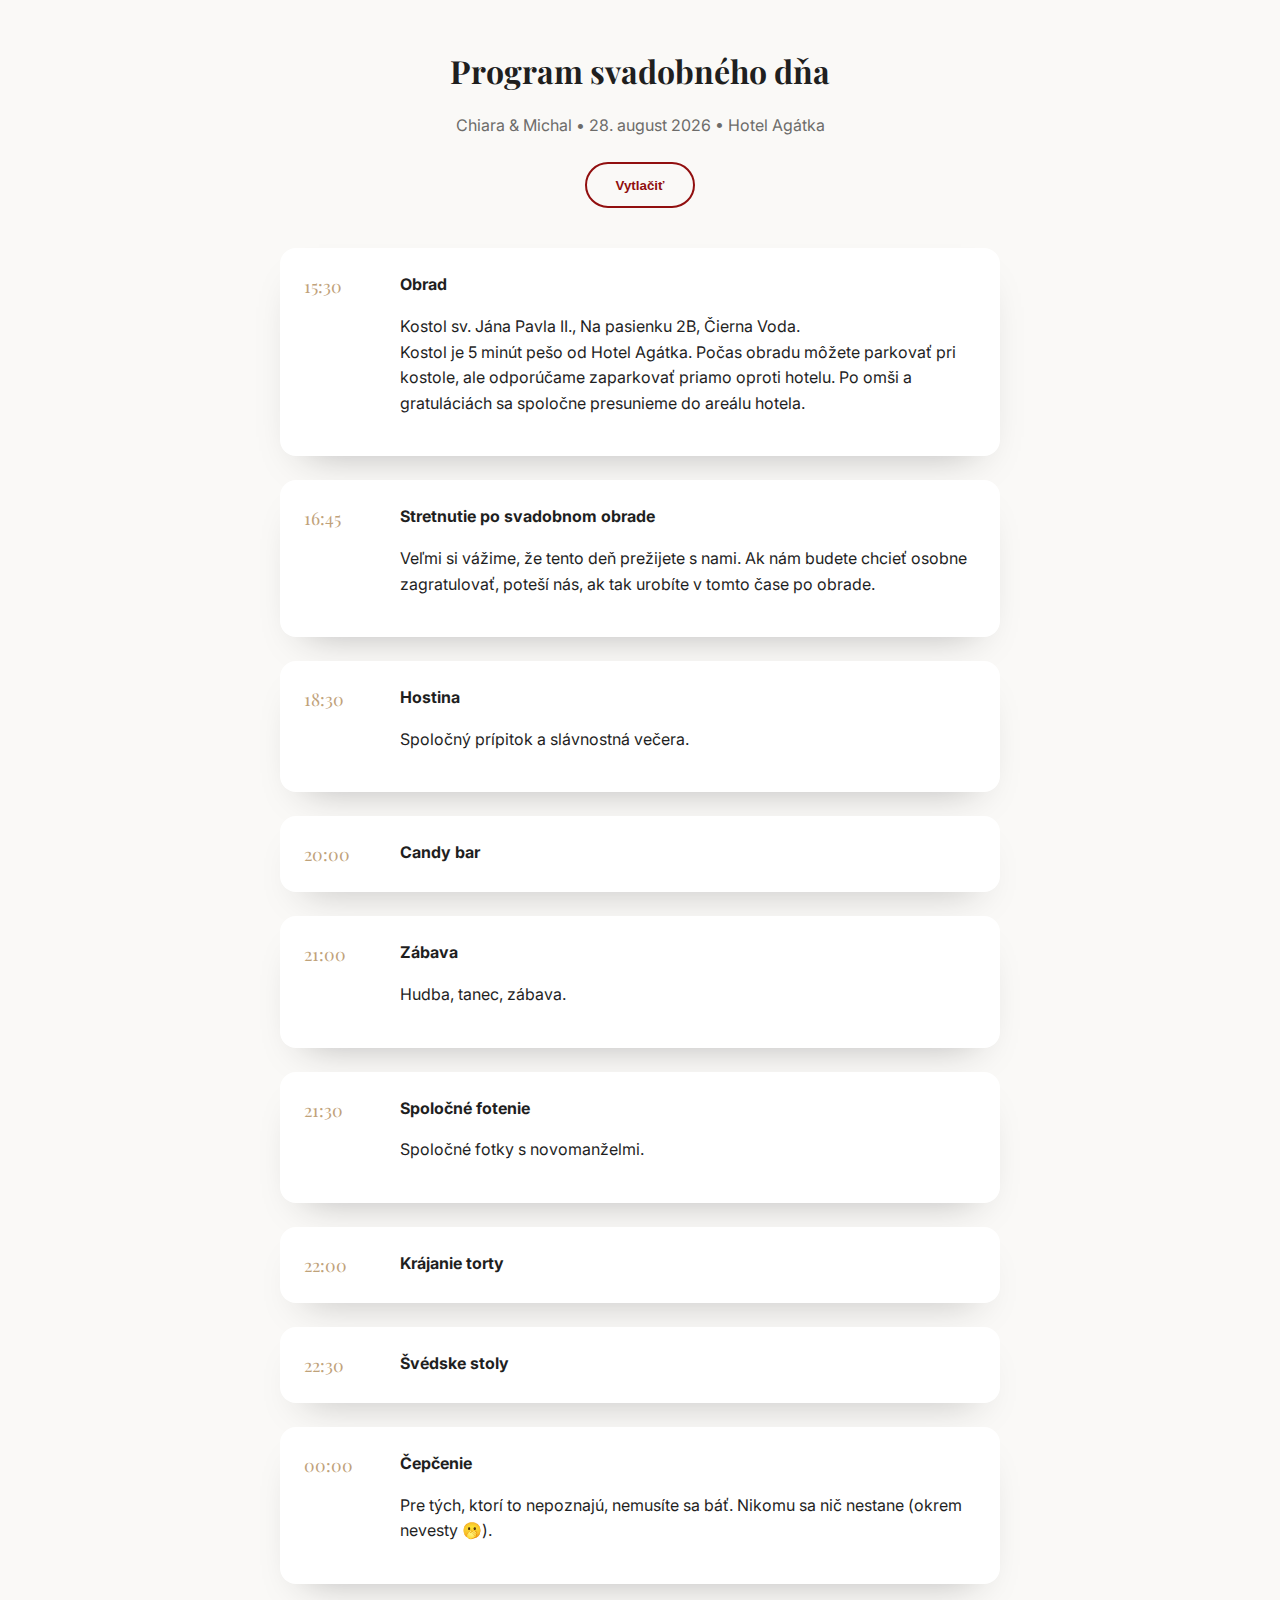
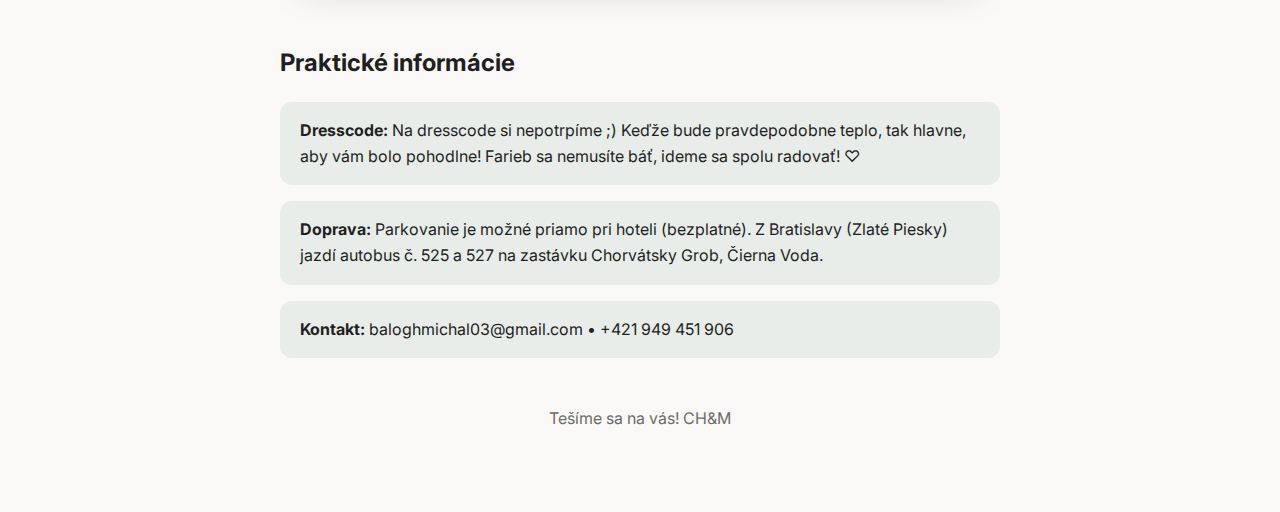
<file: docs/itinerar.html>
<!DOCTYPE html>
<html lang="sk">
  <head>
    <meta charset="utf-8" />
    <meta name="viewport" content="width=device-width, initial-scale=1" />
    <title>chiara_a_michal_program</title>
    <link rel="preconnect" href="https://fonts.googleapis.com" />
    <link rel="preconnect" href="https://fonts.gstatic.com" crossorigin />
    <link
      href="https://fonts.googleapis.com/css2?family=Inter:wght@300;400;500&family=Playfair+Display:wght@400;600&display=swap"
      rel="stylesheet"
    />
    <link rel="stylesheet" href="./assets/css/style.css" />
    <link rel="stylesheet" href="./assets/css/print.css" media="print" />
  </head>
  <body class="itinerary-page">
    <header class="itinerary-header">
      <h1>Program svadobného dňa</h1>
      <p class="itinerary-subtitle">Chiara &amp; Michal • 28. august 2026 • Hotel Agátka</p>
      <button class="button button--outline" onclick="window.print()">Vytlačiť</button>
    </header>

    <main class="itinerary-content">
      <section>
        <ul class="itinerary-list">
          <li>
            <span class="itinerary-time">15:30</span>
            <div>
              <strong>Obrad</strong>
              <p>Kostol sv. Jána Pavla II., Na pasienku 2B, Čierna Voda.<br />
              Kostol je 5 minút pešo od Hotel Agátka. Počas obradu môžete parkovať pri kostole,
              ale odporúčame zaparkovať priamo oproti hotelu. Po omši a gratuláciách sa spoločne presunieme do areálu hotela.</p>
            </div>
          </li>
          <li>
            <span class="itinerary-time">16:45</span>
            <div>
              <strong>Stretnutie po svadobnom obrade</strong>
              <p>Veľmi si vážime, že tento deň prežijete s nami. Ak nám budete chcieť osobne zagratulovať, poteší nás, ak tak urobíte v tomto čase po obrade.</p>
            </div>
          </li>
          <li>
            <span class="itinerary-time">18:30</span>
            <div>
              <strong>Hostina</strong>
              <p>Spoločný prípitok a slávnostná večera.</p>
            </div>
          </li>
          <li>
            <span class="itinerary-time">20:00</span>
            <div>
              <strong>Candy bar</strong>
            </div>
          </li>
          <li>
            <span class="itinerary-time">21:00</span>
            <div>
              <strong>Zábava</strong>
              <p>Hudba, tanec, zábava.</p>
            </div>
          </li>
          <li>
            <span class="itinerary-time">21:30</span>
            <div>
              <strong>Spoločné fotenie</strong>
              <p>Spoločné fotky s novomanželmi.</p>
            </div>
          </li>
          <li>
            <span class="itinerary-time">22:00</span>
            <div>
              <strong>Krájanie torty</strong>
            </div>
          </li>
          <li>
            <span class="itinerary-time">22:30</span>
            <div>
              <strong>Švédske stoly</strong>
            </div>
          </li>
          <li>
            <span class="itinerary-time">00:00</span>
            <div>
              <strong>Čepčenie</strong>
              <p>Pre tých, ktorí to nepoznajú, nemusíte sa báť. Nikomu sa nič nestane (okrem nevesty 🫢).</p>
            </div>
          </li>
        </ul>
      </section>

      <section>
        <h2>Praktické informácie</h2>
        <ul class="itinerary-notes">
          <li><strong>Dresscode:</strong> Na dresscode si nepotrpíme&nbsp;;) Keďže bude pravdepodobne teplo, tak hlavne, aby vám bolo pohodlne! Farieb sa nemusíte báť, ideme sa spolu radovať!&nbsp;♡</li>
          <li><strong>Doprava:</strong> Parkovanie je možné priamo pri hoteli (bezplatné). Z Bratislavy (Zlaté Piesky) jazdí autobus č. 525 a 527 na zastávku Chorvátsky Grob, Čierna Voda.</li>
          <li><strong>Kontakt:</strong> baloghmichal03@gmail.com • +421 949 451 906</li>
        </ul>
      </section>
    </main>

    <footer class="itinerary-footer">
      <p>Tešíme sa na vás! CH&amp;M</p>
    </footer>
  </body>
</html>
</file>
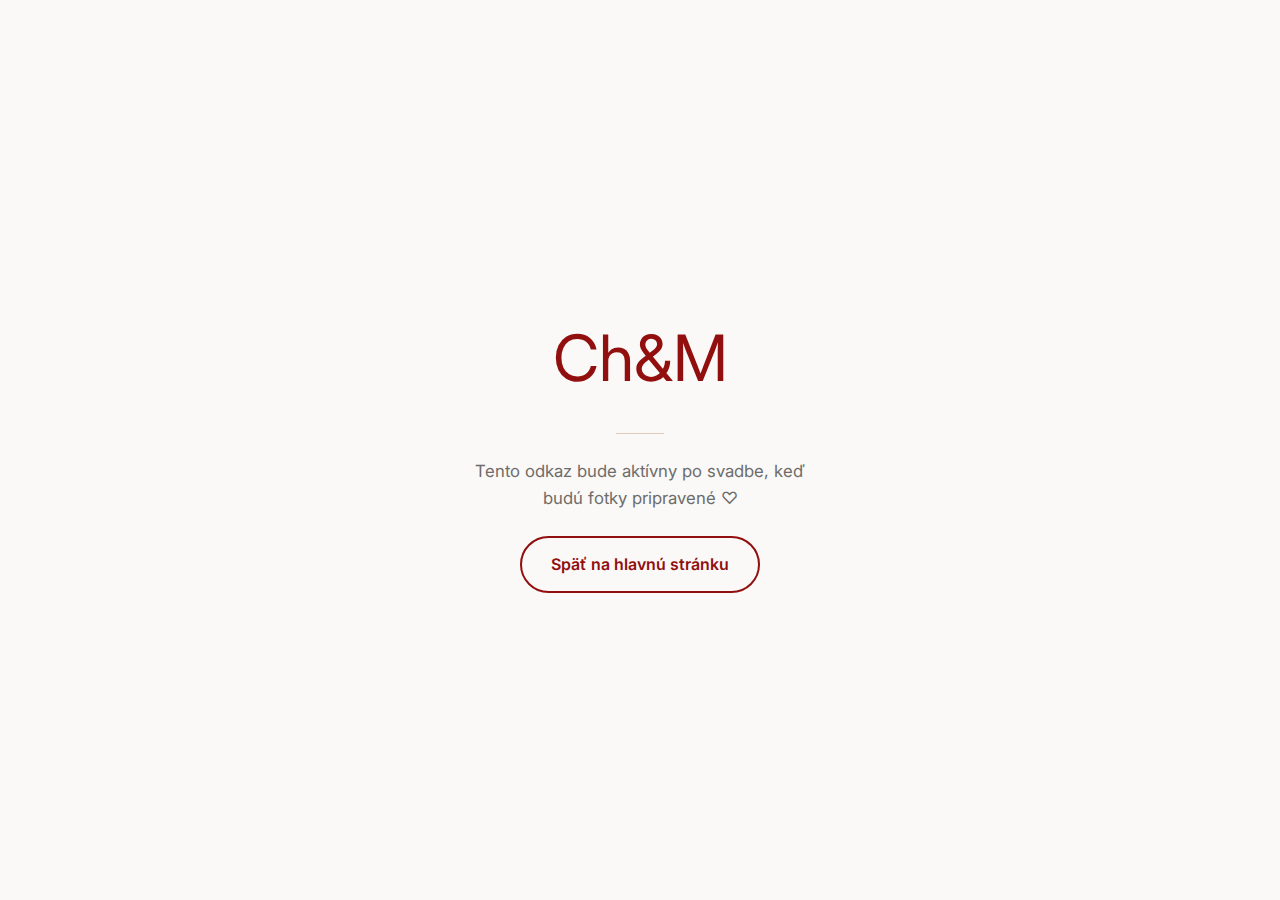
<file: docs/soon.html>
<!DOCTYPE html>
<html lang="sk">

<head>
  <meta charset="utf-8" />
  <meta name="viewport" content="width=device-width, initial-scale=1" />
  <title>Čoskoro — Ch&amp;M</title>
  <link rel="preconnect" href="https://fonts.googleapis.com" />
  <link rel="preconnect" href="https://fonts.gstatic.com" crossorigin />
  <link
    href="https://fonts.googleapis.com/css2?family=Inter:wght@300;400;500;600&family=Mea+Culpa&family=Monsieur+La+Doulaise&display=swap"
    rel="stylesheet" />
  <link rel="stylesheet" href="./assets/css/style.css" />
  <link rel="icon" type="image/png" href="./assets/favicon/favicon-32.png" />
  <style>
    .soon-page {
      min-height: 100dvh;
      display: flex;
      flex-direction: column;
      align-items: center;
      justify-content: center;
      text-align: center;
      padding: 2rem 1.5rem;
      gap: 1.5rem;
    }

    .soon-page .brand {
      font-size: clamp(2.5rem, 6vw, 4rem);
      color: var(--color-fancy);
      text-decoration: none;
    }

    .soon-page p {
      color: var(--color-muted);
      font-size: 1.05rem;
      max-width: 34ch;
      margin: 0;
    }

    .soon-page .divider {
      width: 48px;
      height: 1px;
      background: var(--color-primary);
      opacity: 0.5;
    }
  </style>
</head>

<body class="soon-page">
  <a class="brand" href="./index.html">Ch&amp;M</a>
  <div class="divider"></div>
  <p>Tento odkaz bude aktívny po svadbe, keď budú fotky pripravené ♡</p>
  <a class="button button--outline" href="./index.html">Späť na hlavnú stránku</a>
</body>

</html>
</file>
<file: docs/assets/css/style.css>
:root {
  --font-heading: "Monsieur La Doulaise", "Mea Culpa", "Playfair Display", serif;
  --font-body: "Inter", system-ui, -apple-system, BlinkMacSystemFont, "Segoe UI", sans-serif;
  --color-bg: #faf9f7;
  --color-surface: rgba(191, 162, 122, 0.1);
  --color-primary: #bfa27a;
  --color-fancy:  rgb(145, 15, 15);
  --color-accent: #8faea0;
  --color-text: #1f1f1f;
  --color-muted: #6d6c6a;
  --shadow-soft: 0 20px 40px -25px rgba(31, 31, 31, 0.35);
  --max-width: 960px;
  --nav-height: 72px;
}

* {
  box-sizing: border-box;
}

html,
body {
  margin: 0;
  padding: 0;
  font-family: var(--font-body);
  color: var(--color-text);
  background-color: var(--color-bg);
  line-height: 1.6;
}

a {
  color: inherit;
}

a.text-link {
  color: var(--color-accent);
  font-weight: 500;
}

a.text-link:hover,
a.text-link:focus {
  text-decoration: underline;
}

img {
  max-width: 100%;
  display: block;
}

.section {
  padding: 1.5rem 1.5rem;
}

.section:nth-of-type(even) {
  background-color: var(--color-surface);
}

.section-title {
  font-family: var(--font-heading);
  font-weight: 600;
  font-size: clamp(2rem, 4vw, 3rem);
  margin-bottom: 1.5rem;
  text-align: center;
}

.section-title.rsvp-title {
  font-family: var(--font-body);
}

.section__intro,
.section__note {
  max-width: 640px;
  margin: 0 auto 2rem;
  text-align: center;
  color: var(--color-muted);
}

.section__content {
  max-width: var(--max-width);
  margin: 0 auto;
}

body::before {
  content: "";
  position: fixed;
  inset: 0;
  background: radial-gradient(circle at top right, rgba(191, 162, 122, 0.18), transparent 55%),
    radial-gradient(circle at bottom left, rgba(143, 174, 160, 0.18), transparent 50%);
  opacity: 0.6;
  pointer-events: none;
  z-index: -1;
}

.site-header {
  padding-bottom: 4rem;
  position: relative;
  overflow: hidden;
}

.top-nav {
  position: sticky;
  top: 0;
  z-index: 50;
  padding: 0.75rem 1.5rem;
  background: rgba(250, 249, 247, 0.92);
  backdrop-filter: blur(14px);
  border-bottom: 1px solid rgba(31, 31, 31, 0.08);
}

.top-nav__container {
  max-width: var(--max-width);
  margin: 0 auto;
  display: flex;
  align-items: center;
  gap: 1.5rem;
  min-height: var(--nav-height);
}

.brand {
  font-family: var(--font-body);
  font-size: 2rem;
  text-decoration: none;
  /* font-weight: 600; */
  /* letter-spacing: 0.12em; */
  /* text-transform: uppercase; */
  color: var(--color-fancy);
}

.nav-toggle {
  display: none;
  background: none;
  border: none;
  cursor: pointer;
  margin-left: auto;
}

.nav-toggle span {
  display: block;
  width: 22px;
  height: 2px;
  background-color: var(--color-text);
  margin: 4px 0;
  transition: transform 0.3s ease, opacity 0.3s ease;
}

.nav-drawer {
  display: flex;
  align-items: center;
  gap: 1.75rem;
  margin-left: auto;
}

.nav-links {
  display: flex;
  align-items: center;
  gap: 1.75rem;
  list-style: none;
  margin: 0;
  padding: 0;
}

.nav-links a {
  text-decoration: none;
  font-weight: 500;
  font-size: 0.95rem;
  letter-spacing: 0.05em;
  text-transform: uppercase;
  color: var(--color-text);
  padding: 0.35rem 0;
  position: relative;
}

.nav-links a::after {
  content: "";
  position: absolute;
  left: 0;
  bottom: 0;
  width: 100%;
  height: 2px;
  background: var(--color-accent);
  transform: scaleX(0);
  transform-origin: left;
  transition: transform 0.2s ease;
}

.nav-links a:hover::after,
.nav-links a:focus::after {
  transform: scaleX(1);
}

.nav-links a:hover,
.nav-links a:focus {
  color: var(--color-accent);
}

.top-nav__cta {
  padding: 0.65rem 1.6rem;
  font-size: 0.9rem;
  letter-spacing: 0.04em;
  box-shadow: none;
}

.hero {
  position: relative;
  display: flex;
  align-items: center;
  justify-content: center;
  min-height: clamp(420px, 75vh, 720px);
  margin: 0;
  padding: clamp(4rem, 12vw, 8rem) 1.5rem;
  overflow: hidden;
  isolation: isolate;
}

.hero::after {
  content: "";
  position: absolute;
  inset: 0;
  background: rgba(255, 255, 255, 0.55);
  z-index: -1;
}

.hero__media {
  position: absolute;
  inset: 0;
  margin: 0;
}

.hero__media img {
  width: 100%;
  height: 100%;
  object-fit: cover;
  display: block;
}

.hero__overlay {
  position: relative;
  text-align: center;
  display: grid;
  gap: 1rem;
  max-width: 960px;
  color: #111;
}

.hero__eyebrow {
  letter-spacing: 0.25em;
  text-transform: uppercase;
  font-size: 1rem;
  font-weight: 700;
  color: rgba(17, 17, 17, 0.95);
  margin: 0;
}

.hero__title {
  font-family: var(--font-heading);
  font-weight: 500;
  color: var(--color-fancy);
  font-size: clamp(5.5rem, 12vw, 6rem);
  /* letter-spacing: 0.1em; */
  /* text-transform: lowercase; */
  margin: 0;
}

.hero__subtitle {
  font-size: 1.2rem;
  letter-spacing: 0.12em;
  text-transform: uppercase;
  margin: 0;
}

.button {
  display: inline-flex;
  align-items: center;
  justify-content: center;
  padding: 0.85rem 1.8rem;
  border-radius: 999px;
  border: 2px solid transparent;
  font-weight: 600;
  cursor: pointer;
  text-decoration: none;
  transition: transform 0.2s ease, box-shadow 0.2s ease;
}

.button--primary {
  background: var(--color-primary);
  color: #fff;
  box-shadow: 0 12px 20px -14px rgba(191, 162, 122, 0.8);
}

.button--outline {
  border-color: var(--color-fancy);
  color: var(--color-fancy);
  background: transparent;
}

.button:hover,
.button:focus {
  transform: translateY(-2px);
  box-shadow: 0 16px 30px -20px rgba(31, 31, 31, 0.45);
}

.button.is-loading {
  pointer-events: none;
  opacity: 0.75;
  transform: none;
  box-shadow: none;
}

.countdown {
  padding: 3rem 1.5rem 0;
  text-align: center;
}

.countdown__grid {
  display: grid;
  grid-template-columns: repeat(auto-fit, minmax(120px, 1fr));
  gap: 1.5rem;
  max-width: 720px;
  margin: 2rem auto;
}

.countdown__item {
  background: #fff;
  padding: 1.8rem 1.2rem;
  border-radius: 18px;
  box-shadow: var(--shadow-soft);
}

.countdown__number {
  display: block;
  font-family: var(--font-heading);
  font-size: clamp(2rem, 5vw, 3.2rem);
  font-weight: 600;
}

.countdown__label {
  color: var(--color-muted);
  letter-spacing: 0.08em;
  text-transform: lowercase;
  font-size: 0.75rem;
}

.countdown__timezone {
  color: var(--color-muted);
}

.countdown__message {
  min-height: 1.5rem;
  font-weight: 600;
  color: var(--color-accent);
  margin: 0.5rem 0 0;
}

.verse blockquote {
  max-width: 720px;
  margin: 0 auto;
  padding: 2rem;
  font-family: var(--font-body);
  color: var(--color-fancy);
  font-style: italic;
  font-size: 1.2rem;
  background: #fff;
  border-radius: 18px;
  box-shadow: var(--shadow-soft);
}

.venue address {
  font-style: normal;
  margin: 1.5rem 0;
}

.iframe-wrapper {
  margin: 2rem 0;
  border-radius: 18px;
  overflow: hidden;
  background: #fff;
  min-height: 280px;
  position: relative;
  box-shadow: var(--shadow-soft);
}

.iframe-wrapper iframe {
  width: 100%;
  height: 100%;
  min-height: 320px;
  border: none;
}

.info-list {
  list-style: none;
  padding: 0;
  margin: 2rem 0 0;
  display: grid;
  gap: 1rem;
}

.timeline {
  display: grid;
  gap: 1.5rem;
  max-width: var(--max-width);
  margin: 2.5rem auto;
}

/* .timeline__item h3 {
  color: var(--color-fancy);
} */

.timeline__item {
  background: #fff;
  padding: 1.8rem;
  border-radius: 18px;
  box-shadow: var(--shadow-soft);
}
.schedule .button {
  display: flex;
  justify-content: center;
  align-items: center;
  width: max-content;
  margin: 0 auto;
}


.timeline__time {
  color: var(--color-fancy);
  font-weight: 600;
  letter-spacing: 0.06em;
  text-transform: uppercase;
  margin-bottom: 0.5rem;
}

.wedding-party {
  background: rgba(191, 162, 122, 0.12);
}

.party-grid {
  max-width: var(--max-width);
  margin: 3rem auto 0;
  display: grid;
  gap: 2rem;
  grid-template-columns: repeat(auto-fit, minmax(220px, 1fr));
}

.party-card {
  background: #fff;
  border-radius: 18px;
  box-shadow: var(--shadow-soft);
  overflow: hidden;
  display: grid;
  gap: 0;
}

.party-card__image img {
  width: 100%;
  height: 220px;
  object-fit: cover;
}

.party-card__body {
  padding: 1.5rem;
  text-align: center;
}

.party-card__name {
  margin: 0 0 0;
  font-family: var(--font-body);
  color: var(--color-text);
}

.party-card__body h3 {
  margin: 0 0 0.5rem;
  font-family: var(--font-heading);
}

.party-card__body p:not(.party-card__name) {
  margin: 0;
  color: var(--color-muted);
  font-size: 0.9rem;
  font-style: italic;
}

.menu-accordion {
  margin-top: 0.0rem;
  text-align: left;
}

.menu-accordion summary {
  font-family: var(--font-heading);
  font-weight: 600;
  font-size: 1.7rem;
  cursor: pointer;
  padding: 0.25rem 0;
}

.menu-content p {
  margin: 0.5rem 0;
}

.menu-content p strong {
  display: block;
  margin-bottom: 0.25rem;
}

.form {
  width: min(100%, 600px);
  margin: 0 auto;
  display: grid;
  gap: 1.5rem;
  padding: clamp(1.5rem, 4vw, 2rem);
  background: #fff;
  border-radius: 20px;
  box-shadow: var(--shadow-soft);
}

.form__group {
  display: grid;
  gap: 0.5rem;
}

.form__group[data-invalid="true"] label {
  color: #c14953;
}

.form label {
  font-weight: 600;
}

.form input,
.form textarea {
  width: 100%;
  min-width: 0;
  padding: 0.85rem 1rem;
  border-radius: 12px;
  border: 1px solid rgba(31, 31, 31, 0.1);
  font: inherit;
  background: #fff;
}

.form textarea {
  resize: vertical;
}

.form input:focus,
.form textarea:focus {
  outline: 2px solid rgba(143, 174, 160, 0.4);
}

.form__group[data-invalid="true"] input,
.form__group[data-invalid="true"] textarea {
  border-color: rgba(193, 73, 83, 0.6);
  outline: none;
  box-shadow: 0 0 0 2px rgba(193, 73, 83, 0.15);
}

.form__error {
  color: #c14953;
  font-size: 0.85rem;
  margin: 0;
}

.form__status {
  display: none;
  padding: 1rem 1.25rem;
  border-radius: 12px;
  font-weight: 500;
  text-align: center;
}

.form__status.is-visible {
  display: block;
}

.form__status.is-success {
  background: rgba(143, 174, 160, 0.15);
  color: var(--color-accent);
}

.form__status.is-error {
  background: rgba(193, 73, 83, 0.12);
  color: #c14953;
}

.form__status.is-pending {
  background: rgba(191, 162, 122, 0.15);
  color: var(--color-primary);
}

.form__note {
  font-size: 0.9rem;
  color: var(--color-muted);
  text-align: center;
  overflow-wrap: anywhere;
}

.form__privacy {
  font-size: 0.85rem;
  color: var(--color-muted);
  text-align: center;
  margin: -0.5rem 0 0;
  overflow-wrap: anywhere;
}

.gift-table {
  width: min(100%, var(--max-width));
  margin: 2rem auto;
  overflow: hidden;
}

.gift-table__inner {
  background: #fff;
  border-radius: 20px;
  box-shadow: var(--shadow-soft);
  padding: clamp(1.5rem, 4vw, 2rem);
  display: grid;
  gap: 1.5rem;
}

.gift-table__header {
  display: flex;
  flex-wrap: wrap;
  justify-content: space-between;
  gap: 1rem;
  align-items: center;
}

.gift-table__header h3 {
  margin: 0;
  font-family: var(--font-heading);
}

.gift-filters {
  display: flex;
  gap: 0.75rem;
  flex-wrap: wrap;
  width: 100%;
}

.gift-filters button {
  border: 1px solid rgba(31, 31, 31, 0.15);
  background: transparent;
  border-radius: 999px;
  padding: 0.5rem 1.2rem;
  font-weight: 500;
  cursor: pointer;
}

.gift-filters button.is-active,
.gift-filters button:hover,
.gift-filters button:focus {
  background: var(--color-accent);
  color: #fff;
  border-color: transparent;
}

.gift-list {
  list-style: none;
  padding: 0;
  margin: 0;
  display: grid;
  gap: 1.5rem;
  min-width: 0;
}

.gift-list__item {
  border: 1px solid rgba(31, 31, 31, 0.08);
  border-radius: 16px;
  padding: clamp(1.25rem, 3vw, 1.5rem);
  display: grid;
  gap: 0.75rem;
  background: rgba(143, 174, 160, 0.05);
  min-width: 0;
}

.gift-list__item[data-status="rezervovane"],
.gift-list__item[data-status="darovane"] {
  background: rgba(31, 31, 31, 0.04);
}

.gift-list__item h4 {
  margin: 0;
  font-family: var(--font-heading);
}

.gift-list__description {
  margin: 0;
  color: var(--color-muted);
}

.gift-list__actions {
  display: flex;
  flex-wrap: wrap;
  gap: 1rem;
  align-items: center;
  min-width: 0;
}

.gift-list__actions .button {
  min-width: 140px;
  flex: 1 1 auto;
}

.button--reserve:disabled {
  background: rgba(31, 31, 31, 0.08);
  color: var(--color-muted);
  border-color: transparent;
  cursor: not-allowed;
  box-shadow: none;
}

.gift-list__meta {
  display: flex;
  align-items: center;
  gap: 0.75rem;
  font-size: 0.9rem;
  flex-wrap: wrap;
}

.gift-badge {
  display: inline-flex;
  align-items: center;
  justify-content: center;
  padding: 0.35rem 0.9rem;
  border-radius: 999px;
  font-weight: 600;
  font-size: 0.8rem;
  letter-spacing: 0.05em;
  text-transform: uppercase;
}

.gift-badge--volne {
  background: rgba(143, 174, 160, 0.2);
  color: var(--color-accent);
}

.gift-badge--rezervovane {
  background: rgba(191, 162, 122, 0.25);
  color: var(--color-primary);
}

.gift-badge--darovane {
  background: rgba(31, 31, 31, 0.12);
  color: var(--color-muted);
}

.gift-list__empty {
  text-align: center;
  padding: 1rem;
  color: var(--color-muted);
}

.gift-empty,
.gift-error {
  background: rgba(31, 31, 31, 0.05);
  padding: 2rem;
  border-radius: 18px;
  text-align: center;
}

.gift-error pre {
  white-space: pre-wrap;
  word-break: break-word;
  margin-top: 1rem;
  font-size: 0.8rem;
  color: var(--color-muted);
}

.registry {
  max-width: var(--max-width);
  margin: 3rem auto 0;
  background: #fff;
  border-radius: 18px;
  padding: 2rem;
  box-shadow: var(--shadow-soft);
}

.registry__title {
  margin: 0 0 1rem;
  font-family: var(--font-heading);
  text-align: center;
}

.registry__list {
  list-style: disc;
  padding-left: 1.25rem;
  margin: 0;
  display: grid;
  gap: 0.75rem;
}

.gallery__grid {
  display: grid;
  grid-template-columns: repeat(auto-fit, minmax(220px, 1fr));
  gap: 1.5rem;
  max-width: var(--max-width);
  margin: 2rem auto 0;
}

.gallery__item {
  border-radius: 18px;
  background: #fff;
  box-shadow: var(--shadow-soft);
  overflow: hidden;
}

.gallery__item img {
  width: 100%;
  height: 220px;
  object-fit: cover;
  display: block;
}

.gallery__item figcaption {
  padding: 1rem 1.25rem;
  font-size: 0.9rem;
  color: var(--color-muted);
}

.lightbox {
  position: fixed;
  inset: 0;
  background: rgba(0, 0, 0, 0.65);
  display: flex;
  align-items: center;
  justify-content: center;
  padding: 2rem;
  opacity: 0;
  visibility: hidden;
  transition: opacity 0.25s ease;
  z-index: 1000;
}

.lightbox.is-visible {
  opacity: 1;
  visibility: visible;
}

.lightbox__content {
  max-width: min(90vw, 960px);
  max-height: 90vh;
  background: #fff;
  border-radius: 16px;
  overflow: hidden;
  box-shadow: 0 30px 60px -40px rgba(0, 0, 0, 0.7);
}

.lightbox__content img {
  width: 100%;
  height: auto;
  display: block;
}

.lightbox__caption {
  padding: 1.5rem;
  margin: 0;
  font-size: 1rem;
  color: var(--color-text);
}

.lightbox__close {
  position: absolute;
  top: 1.5rem;
  right: 1.5rem;
  background: #fff;
  border: none;
  border-radius: 999px;
  width: 44px;
  height: 44px;
  font-size: 1.5rem;
  font-weight: 600;
  cursor: pointer;
  box-shadow: 0 10px 30px -15px rgba(0, 0, 0, 0.6);
}

.lightbox-open {
  overflow: hidden;
}

.site-footer {
  background: rgba(31, 31, 31, 0.9);
  color: #f7f5f2;
  padding: 3rem 1.5rem;
}

.footer__content {
  max-width: var(--max-width);
  margin: 0 auto;
  display: flex;
  flex-direction: column;
  gap: 2rem;
}

.footer__title {
  font-family: var(--font-heading);
  /* font-size: 1rem; */
  margin: 0 0 1rem;
}

.footer__list {
  list-style: none;
  padding: 0;
  margin: 0;
}

.footer__list a {
  color: inherit;
}

.footer__meta {
  display: flex;
  flex-direction: column;
  gap: 0.75rem;
  font-size: 0.95rem;
}

.footer__meta .text-link {
  color: #f7f5f2;
}

.itinerary-page {
  padding: 1.5rem 1.5rem 4rem;
}

.itinerary-header {
  text-align: center;
  margin: 0 auto 2.5rem;
  max-width: 720px;
}

.itinerary-header h1 {
  font-family: var(--font-heading);
  margin-bottom: 0.75rem;
}

.itinerary-subtitle {
  color: var(--color-muted);
  margin-bottom: 1.5rem;
}

.itinerary-content {
  max-width: 720px;
  margin: 0 auto;
  display: grid;
  gap: 2.5rem;
}

.itinerary-list {
  list-style: none;
  padding: 0;
  margin: 0;
  display: grid;
  gap: 1.5rem;
}

.itinerary-list li {
  display: flex;
  gap: 1.5rem;
  align-items: flex-start;
  background: #fff;
  padding: 1.5rem;
  border-radius: 16px;
  box-shadow: var(--shadow-soft);
}

.itinerary-time {
  font-family: var(--font-heading);
  font-size: 1.1rem;
  color: var(--color-primary);
  min-width: 72px;
}

.itinerary-notes {
  list-style: none;
  padding: 0;
  margin: 0;
  display: grid;
  gap: 1rem;
}

.itinerary-notes li {
  background: rgba(143, 174, 160, 0.16);
  padding: 1rem 1.25rem;
  border-radius: 12px;
}

.itinerary-footer {
  text-align: center;
  margin-top: 3rem;
  color: var(--color-muted);
}

.sr-only {
  position: absolute;
  width: 1px;
  height: 1px;
  padding: 0;
  margin: -1px;
  overflow: hidden;
  clip: rect(0, 0, 0, 0);
  border: 0;
}

.placeholder {
  color: var(--color-muted);
  font-style: italic;
}

@media (max-width: 860px) {
  .top-nav {
    padding: 0.75rem 1.25rem;
  }

  .top-nav__container {
    position: relative;
  }

  .nav-toggle {
    display: inline-flex;
    flex-direction: column;
  }

  .nav-drawer {
    position: absolute;
    top: calc(var(--nav-height) - 0.5rem);
    right: 0;
    left: 0;
    margin-left: 0;
    padding: 1.5rem;
    border-radius: 20px;
    box-shadow: var(--shadow-soft);
    background: rgba(255, 255, 255, 0.97);
    display: none;
    flex-direction: column;
    align-items: stretch;
    gap: 1.25rem;
  }

  .nav-drawer.is-open {
    display: flex;
  }

  .nav-links {
    flex-direction: column;
    align-items: flex-start;
    gap: 1rem;
  }

  .nav-links a {
    font-size: 1rem;
    letter-spacing: 0.02em;
  }

  .nav-links a::after {
    display: none;
  }

  .top-nav__cta {
    width: 100%;
    text-align: center;
  }

  .hero {
    min-height: 60vh;
    padding: 5rem 1.5rem;
  }

  .itinerary-list li {
    flex-direction: column;
  }

  .gift-table__inner {
    padding: 1.5rem;
  }
}

@media (max-width: 640px) {
  .gift-filters {
    justify-content: stretch;
  }

  .gift-filters button {
    flex: 1 1 calc(50% - 0.75rem);
  }

  .gift-list__actions {
    flex-direction: column;
    align-items: stretch;
  }

  .gift-list__actions .button {
    width: 100%;
  }

  .gift-list__meta {
    flex-direction: column;
    align-items: flex-start;
  }

  .registry {
    padding: 1.5rem;
  }

}

@media print {
  body {
    background: #fff;
    color: #000;
  }

  .site-header,
  .section,
  .site-footer {
    padding: 1rem 0;
    box-shadow: none;
  }

  .nav-toggle,
  .nav-list,
  .button,
  .hero__visual,
  .countdown,
  .section__intro,
  .section__note,
  .footer__meta a {
    display: none !important;
  }
}
</file>
<file: docs/assets/css/print.css>
/* ============================================================
   PRINT STYLES — Chiara & Michal itinerár
   ============================================================ */

@page {
  size: A4;
  margin: 16mm 20mm 14mm;
}

/* ---- Reset screen artefacts ---- */
*, *::before, *::after {
  box-shadow: none !important;
  text-shadow: none !important;
  background-image: none !important;
  -webkit-print-color-adjust: exact;
  print-color-adjust: exact;
}

html, body {
  height: auto !important;
  min-height: 0 !important;
  overflow: visible !important;
  background: #fff !important;
}

body {
  font-family: "Inter", sans-serif;
  font-size: 10.5pt;
  line-height: 1.5;
  color: #1a1a1a;
}

/* ---- Hide everything that doesn't belong on paper ---- */
.itinerary-header button,
.itinerary-header .button {
  display: none !important;
}

/* ---- Page wrapper ---- */
.itinerary-page {
  padding: 0 !important;
  background: #fff !important;
}

/* ============================================================
   HEADER
   ============================================================ */
.itinerary-header {
  text-align: center;
  max-width: none !important;
  margin: 0 0 7mm !important;
  padding-bottom: 5mm;
  border-bottom: 2pt solid #1a1a1a;
}

.itinerary-header h1 {
  font-family: "Playfair Display", serif;
  font-size: 24pt;
  font-weight: 600;
  letter-spacing: 0.01em;
  color: #1a1a1a;
  margin: 0 0 2mm;
}

.itinerary-subtitle {
  font-size: 9.5pt;
  font-weight: 500;
  letter-spacing: 0.12em;
  text-transform: uppercase;
  color: #666;
  margin: 0 !important;
}

/* ============================================================
   CONTENT — force block layout, never grid
   ============================================================ */
.itinerary-content {
  display: block !important;
  max-width: none !important;
  margin: 0 !important;
  padding: 0 !important;
  gap: 0 !important;
}

.itinerary-content > section {
  margin-bottom: 6mm;
}

.itinerary-content h2 {
  font-family: "Playfair Display", serif;
  font-size: 12.5pt;
  font-weight: 600;
  letter-spacing: 0.01em;
  color: #1a1a1a;
  margin: 0 0 3mm;
  padding-bottom: 1.5mm;
  border-bottom: 0.75pt solid #1a1a1a;
}

/* ============================================================
   TIMELINE — table layout (most reliable in print)
   ============================================================ */
.itinerary-list {
  list-style: none !important;
  padding: 0 !important;
  margin: 0 !important;
  display: block !important;
}

.itinerary-list li {
  display: table !important;
  width: 100% !important;
  background: transparent !important;
  border: none !important;
  border-bottom: 0.5pt solid #ddd !important;
  padding: 2.5mm 0 !important;
  border-radius: 0 !important;
  page-break-inside: avoid;
  break-inside: avoid;
}

.itinerary-list li:last-child {
  border-bottom: none !important;
}

.itinerary-time {
  display: table-cell !important;
  font-family: "Inter", sans-serif;
  font-size: 9pt;
  font-weight: 700;
  color: #a08060;
  letter-spacing: 0.04em;
  width: 15mm;
  min-width: 15mm;
  vertical-align: top;
  padding-top: 0.5mm;
}

.itinerary-list li > div {
  display: table-cell !important;
  vertical-align: top;
  padding-left: 4mm;
  border-left: 1.5pt solid #c8b89a;
}

.itinerary-list li > div strong {
  font-family: "Playfair Display", serif;
  font-size: 11pt;
  font-weight: 600;
  display: block;
  margin-bottom: 0.5mm;
  color: #1a1a1a;
}

.itinerary-list li > div p {
  font-size: 9pt;
  color: #444;
  margin: 0 !important;
  line-height: 1.45;
}

/* ============================================================
   PRACTICAL INFO
   ============================================================ */
.itinerary-notes {
  list-style: none !important;
  padding: 0 !important;
  margin: 0 !important;
  display: block !important;
}

.itinerary-notes li {
  display: block !important;
  background: transparent !important;
  border: none !important;
  border-left: 2pt solid #c8b89a !important;
  border-radius: 0 !important;
  padding: 1.5mm 3mm !important;
  margin-bottom: 2mm;
  font-size: 10pt;
  page-break-inside: avoid;
  break-inside: avoid;
}

.itinerary-notes li:last-child {
  margin-bottom: 0;
}

/* ============================================================
   FOOTER
   ============================================================ */
.itinerary-footer {
  margin-top: 6mm !important;
  padding-top: 3mm;
  border-top: 0.75pt solid #1a1a1a;
  text-align: center;
  font-family: "Playfair Display", serif;
  font-size: 10pt;
  font-style: italic;
  color: #666;
}
</file>
